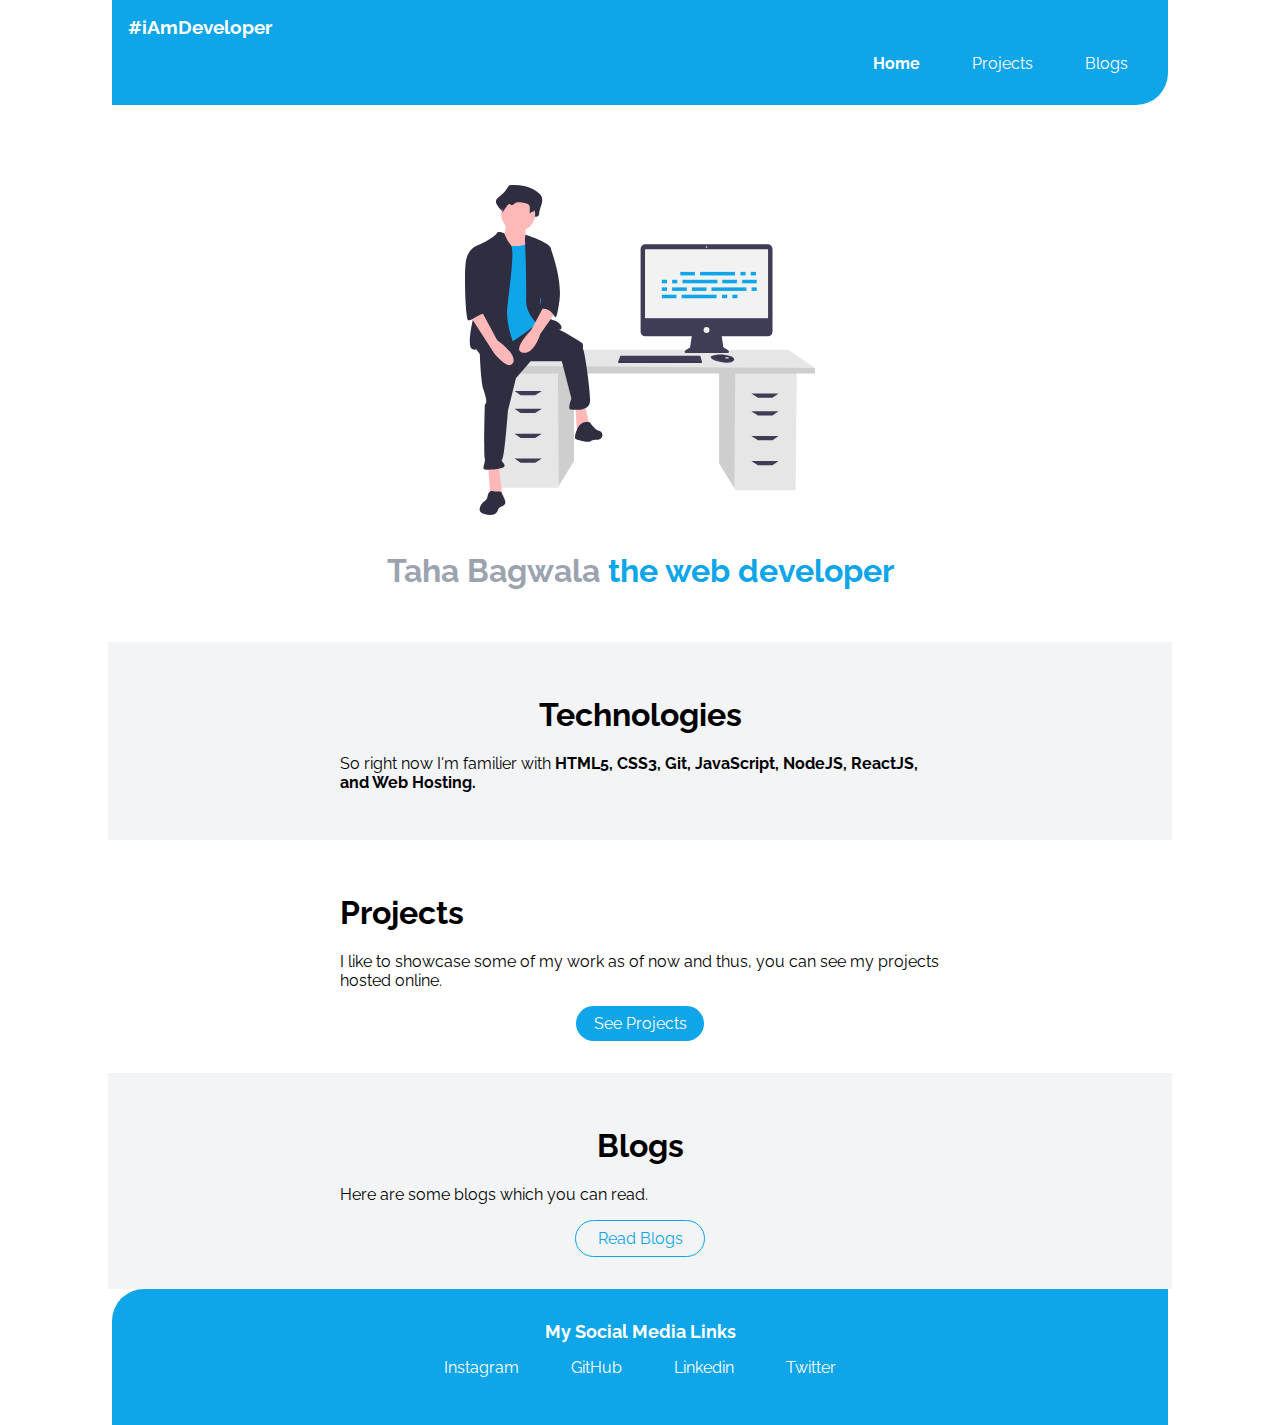
<file: index.html>
<!DOCTYPE html>
<html lang="en">

<head>
    <meta charset="UTF-8">
    <meta http-equiv="X-UA-Compatible" content="IE=edge">
    <meta name="viewport" content="width=device-width, initial-scale=1.0">
    <meta name="author" content="Taha Bagwala">
    <meta name="description" content="My portfolio">
    <meta name="keywords" content="HTML, CSS, JavaScript">
    <title>Home | Taha Bagwala</title>
    <link rel="stylesheet" href="styles.css">
    <link rel="icon" type="image/x-icon" href="/images/favicon.jpg">
</head>

<body>
    <nav class="navigation container">
        <div class="nav-brand">#iAmDeveloper</div>
        <ul class="list-non-bullet nav-pills">
            <li class="list-item-inline">
                <a class="link link-active" href="/">Home</a>
            </li>
            <li class="list-item-inline">
                <a class="link" href="/projects.html">Projects</a>
            </li>
            <li class="list-item-inline"> 
                <a class="link" href="/blogs.html">Blogs</a>
            </li>
        </ul>
    </nav>

    <header class="hero">
        <img class="hero-image" src="images/hero-image2.svg" />
        <h1 class="hero-heading">Taha Bagwala <span class="header-inverted">the web developer</span></h1>
    </header>

    <section class="section ow">
        <div class="container container-center">
            <h1>Technologies</h1>
            <p>So right now I'm familier with <strong>HTML5, CSS3, Git, JavaScript, NodeJS, ReactJS, and Web Hosting.</strong></p>
        </div>
    </section>

    <section class="section-h1">
        <div class="container container-center">
            <h1>Projects</h1>
            <p>I like to showcase some of my work as of now and thus, you can see my projects hosted online.</p>
            <a href="/projects.html" class="link link-primary link-center">See Projects</a>
        </div>
    </section>

    <section class="section ow">
        <div class="container container-center">
            <h1>Blogs</h1>
            <p>Here are some blogs which you can read.</p>
            <a href="/blogs.html" class="link link-secondary link-center">Read Blogs</a>
        </div>
    </section>

    <footer class="footer">
        <div class="footer-header">My Social Media Links</div>
        <ul class="list-non-bullet">
            <li class="list-item-inline">
                <a class="link" href="https://www.instagram.com/_tahabagwala" target=”_blank”>
                    Instagram
                </a>
            </li>
            <li class="list-item-inline">
                <a class="link" href="https://github.com/TahaBagwala" target=”_blank”>
                    GitHub
                </a>
            </li>
            <li class="list-item-inline">
                <a class="link" href="https://www.linkedin.com/in/taha-bagwala" target=”_blank”>
                    Linkedin
                </a>
            </li>
            <li class="list-item-inline">
                <a class="link" href="https://twitter.com/bag_taha" target=”_blank”>
                    Twitter
                </a>
            </li>
        </ul>
    </footer>

</body>

</html>
</file>
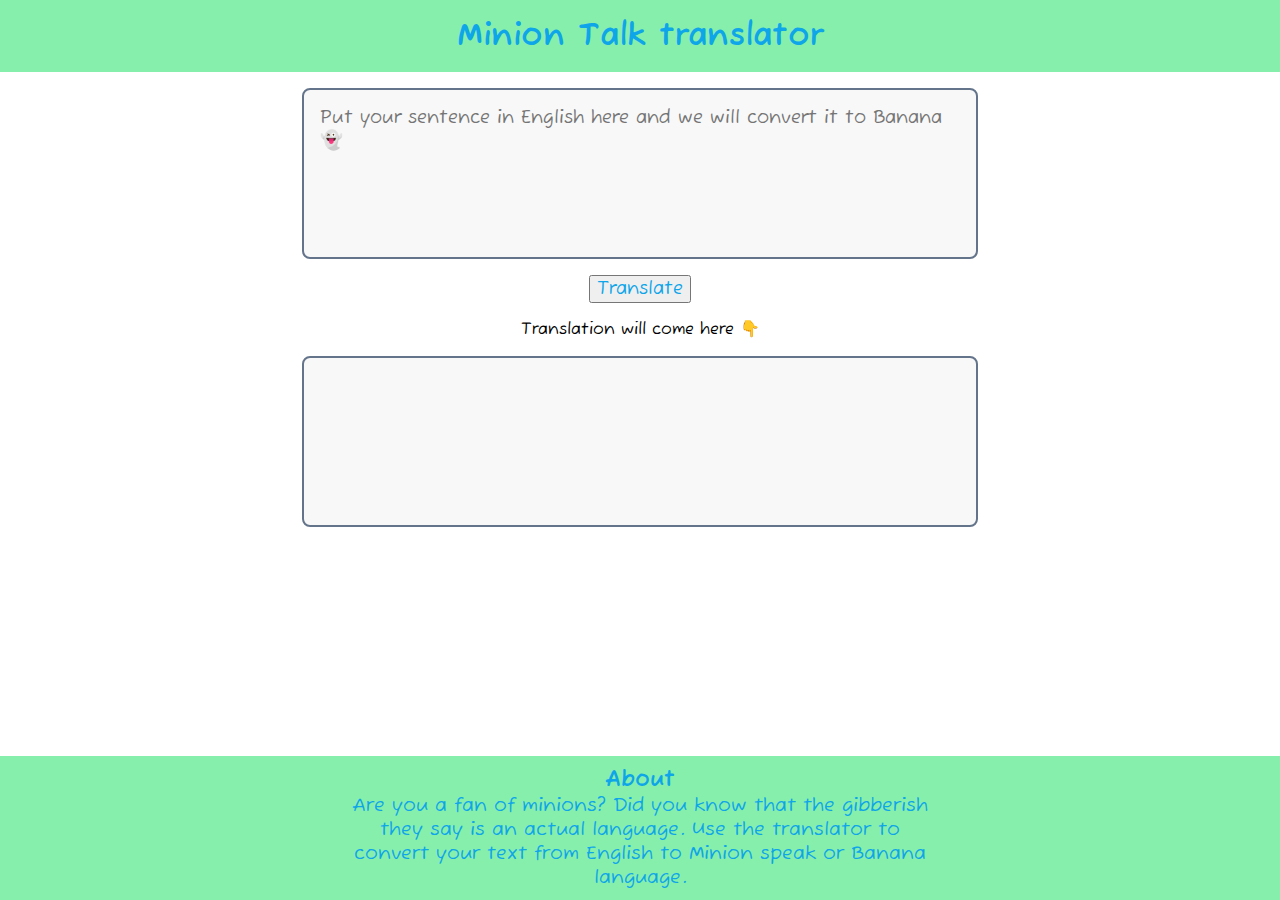
<file: banana-speak/index.html>
<!DOCTYPE html>
<html lang="en">
<head>
    <meta charset="UTF-8">
    <meta http-equiv="X-UA-Compatible" content="IE=edge">
    <meta name="viewport" content="width=device-width, initial-scale=1.0">
    <title>Banana Speak</title>
    <link rel="stylesheet" href="styles.css" />
</head>
<body>
    <nav class="font">Minion Talk translator</nav>
    <div class="centerElement">
        <textarea id="txt-input" class="font" 
            placeholder="Put your sentence in English here and we will convert it to Banana 👻"></textarea>
    </div>
    <div class="btn centerElement"><button id="btn-translate" class="button font">Translate</button></div>
    <p class="centerElement font">Translation will come here 👇</p>
    <div class="centerElement font"><div id="translate-output"></div></div>
    <footer class="font">
        <div>About</div>
        <p>Are you a fan of minions? Did you know that the gibberish they say is an actual language. Use the translator to convert your text from English to Minion speak or Banana language.</p>
    </footer>
    <script src="app.js" type="text/javascript"></script>
</body>
</html>
</file>
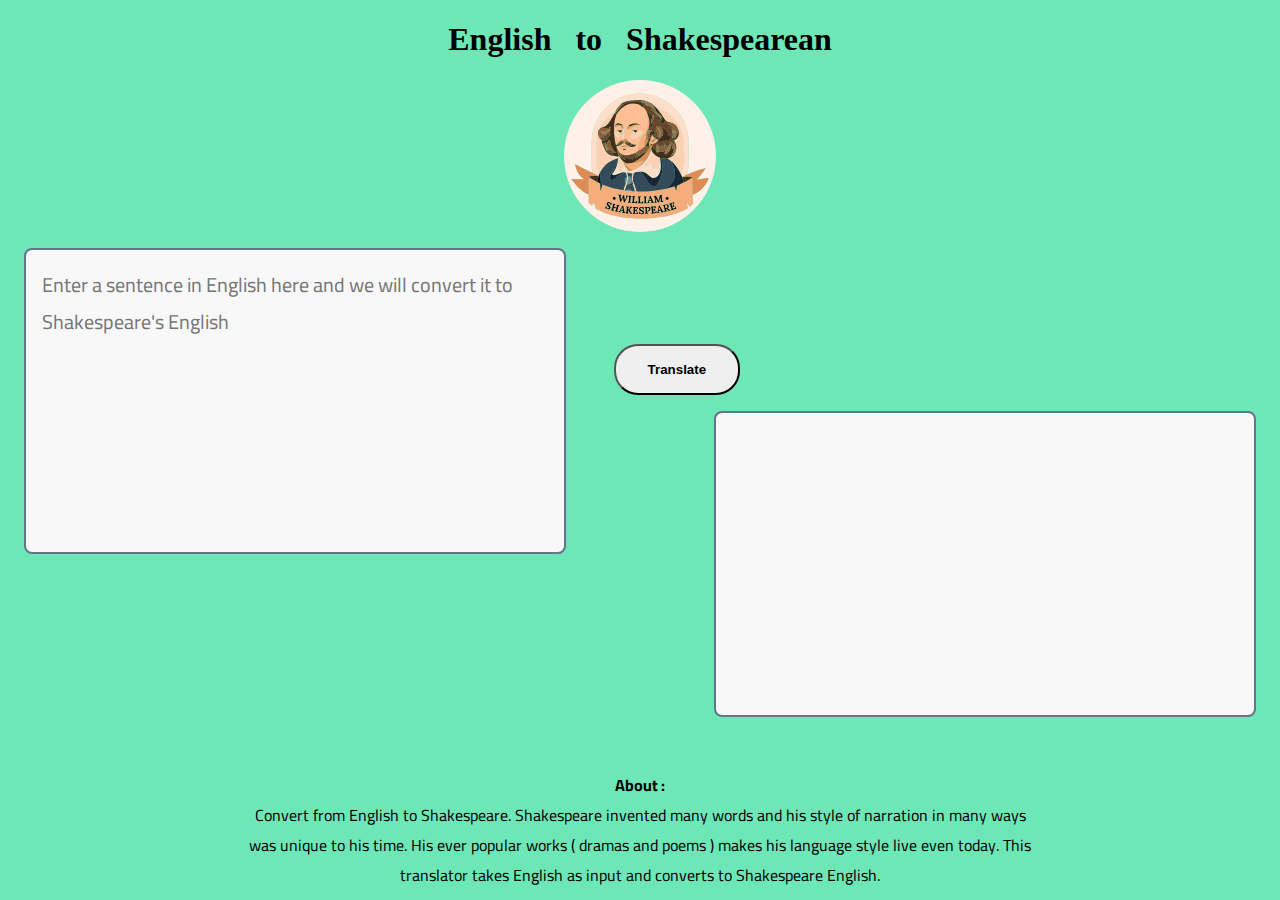
<file: shakespeare-translator/index.html>
<!DOCTYPE html>
<html lang="en">
<head>
    <meta charset="UTF-8">
    <meta http-equiv="X-UA-Compatible" content="IE=edge">
    <meta name="viewport" content="width=device-width, initial-scale=1.0">
    <title>Shakespeare Speaks</title>
    <link rel="stylesheet" href="styles.css" />
</head>
<body>
    <h1 class="center">English &nbsp to &nbsp Shakespearean</h1>
    <img src="images/williamShakespeare.svg">
    <textarea id="input" placeholder="Enter a sentence in English here and we will convert it to Shakespeare's English"></textarea>
    <button id="translate-btn">Translate</button>
    <div id="output"></div>
    <script src="app.js" type="text/javascript"></script>
    <footer>
        <div><strong>About :</strong></div>
        <p>Convert from English to Shakespeare. Shakespeare invented many words and his style of narration in many ways was unique to his time. His ever popular works ( dramas and poems ) makes his language style live even today. This translator takes English as input and converts to Shakespeare English.</p>
    </footer>
</body>
</html>
</file>
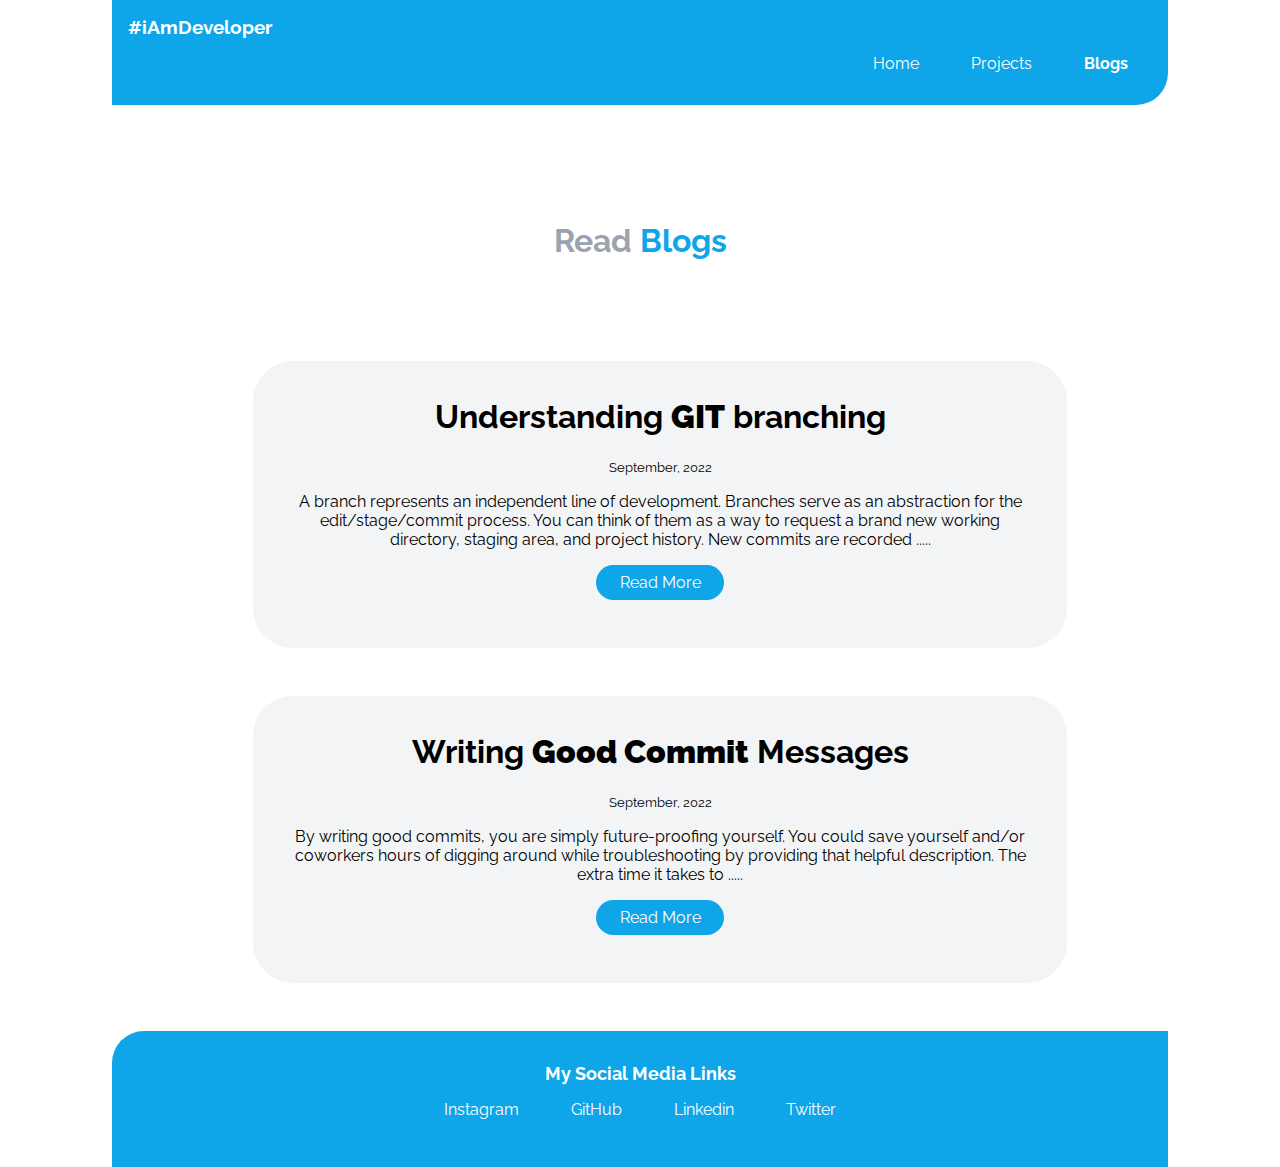
<file: blogs.html>
<!DOCTYPE html>
<html lang="en">

<head>
    <meta charset="UTF-8">
    <meta http-equiv="X-UA-Compatible" content="IE=edge">
    <meta name="viewport" content="width=device-width, initial-scale=1.0">
    <title>Blogs | Taha Bagwala</title>
    <link rel="stylesheet" href="styles.css">
    <link rel="icon" type="image/x-icon" href="/images/favicon.jpg">
</head>

<body>
    <nav class="navigation container">
        <div class="nav-brand">#iAmDeveloper</div>
        <ul class="list-non-bullet nav-pills">
            <li class="list-item-inline">
                <a class="link" href="/">Home</a>
            </li>
            <li class="list-item-inline">
                <a class="link" href="/projects.html">Projects</a>
            </li>
            <li class="list-item-inline">
                <a class="link link-active" href="/blogs.html">Blogs</a>
            </li>
        </ul>
    </nav>

    <header class="hero">
        <h1 class="hero-heading">Read <span class="header-inverted">Blogs</span></h1>
    </header>

    <ul class="list-non-bullet">
        <li class="container container-center ow showcase-block">
            <h1>Understanding <strong>GIT</strong> branching</h1>
            <small>September, 2022</small>
            <p>A branch represents an independent line of development. Branches serve as an abstraction for the edit/stage/commit process. You can think of them as a way to request a brand new working directory, staging area, and project history. New commits are recorded ..... </p>
            <a href="/understanding-git-branching.html" class="link link-primary link-center">Read More</a>
        </li>
        <li class="container container-center ow showcase-block">
            <h1>Writing <strong>Good Commit</strong> Messages</h1>
            <small>September, 2022</small>
            <p>By writing good commits, you are simply future-proofing yourself. You could save yourself and/or coworkers hours of digging around while troubleshooting by providing that helpful description. The extra time it takes to .....</p>
            <a href="/writing-good-commit-messages.html" class="link link-primary link-center">Read More</a>
        </li>
    </ul>


    <footer class="footer">
        <div class="footer-header">My Social Media Links</div>
        <ul class="list-non-bullet">
            <li class="list-item-inline">
                <a class="link" href="https://www.instagram.com/_tahabagwala" target=”_blank”>
                    Instagram
                </a>
            </li>
            <li class="list-item-inline">
                <a class="link" href="https://github.com/TahaBagwala" target=”_blank”>
                    GitHub
                </a>
            </li>
            <li class="list-item-inline">
                <a class="link" href="https://www.linkedin.com/in/taha-bagwala" target=”_blank”>
                    Linkedin
                </a>
            </li>
            <li class="list-item-inline">
                <a class="link" href="https://twitter.com/bag_taha" target=”_blank”>
                    Twitter
                </a>
            </li>
        </ul>
    </footer>
</body>

</html>
</file>
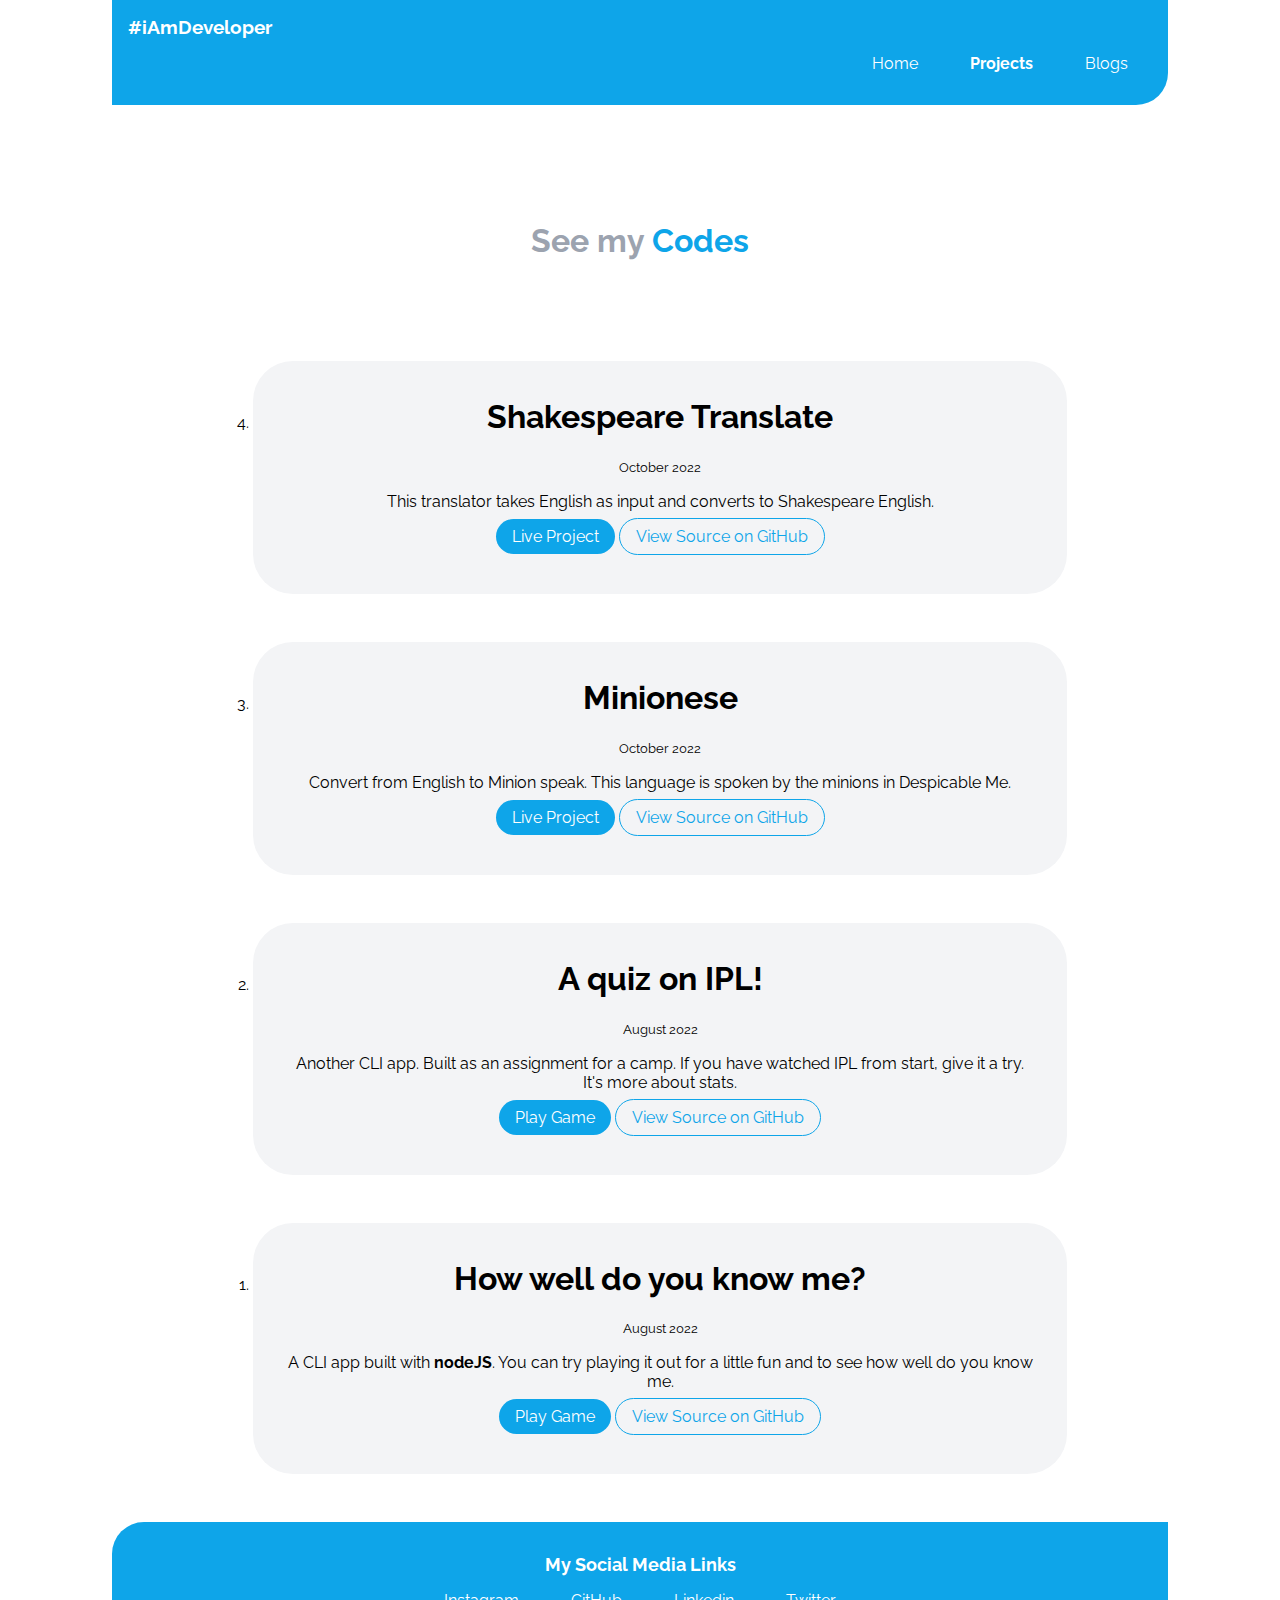
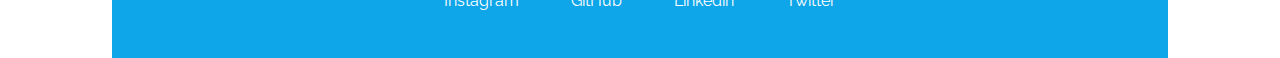
<file: projects.html>
<!DOCTYPE html>
<html lang="en">

<head>
    <meta charset="UTF-8">
    <meta http-equiv="X-UA-Compatible" content="IE=edge">
    <meta name="viewport" content="width=device-width, initial-scale=1.0">
    <title>Projects | Taha Bagwala</title>
    <link rel="stylesheet" href="styles.css">
    <link rel="icon" type="image/x-icon" href="/images/favicon.jpg">
</head>

<body>
    <nav class="navigation container">
        <div class="nav-brand">#iAmDeveloper</div>
        <ul class="list-non-bullet nav-pills">
            <li class="list-item-inline">
                <a class="link" href="/">Home</a>
            </li>
            <li class="list-item-inline">
                <a class="link link-active" href="/projects.html">Projects</a>
            </li>
            <li class="list-item-inline">
                <a class="link" href="/blogs.html">Blogs</a>
            </li>
        </ul>
    </nav>

    <header class="hero">
        <h1 class="hero-heading">See my <span class="header-inverted">Codes</span></h1>
    </header>

    <ol reversed>
        <li class="container container-center ow showcase-block">
            <h1>Shakespeare Translate</h1>
            <small>October 2022</small>
            <p>This translator takes English as input and converts to Shakespeare English.</p>

            <div class="link-project-center">
                <a class="link link-primary" href="/shakespeare-translator/index.html">Live Project</a>
                <a class="link link-secondary" href="https://github.com/TahaBagwala/shakespeare-translator" target=”_blank”>View Source on GitHub</a>
            </div>
        </li>
        <li class="container container-center ow showcase-block">
            <h1>Minionese</h1>
            <small>October 2022</small>
            <p>Convert from English to Minion speak. This language is spoken by the minions in Despicable Me.</p>

            <div class="link-project-center">
                <a class="link link-primary" href="/banana-speak/index.html">Live Project</a>
                <a class="link link-secondary" href="https://github.com/TahaBagwala/banana-speak" target=”_blank”>View
                    Source on GitHub</a>
            </div>
        </li>
        <li class="container container-center ow showcase-block">
            <h1>A quiz on IPL!</h1>
            <small>August 2022</small>
            <p>Another CLI app. Built as an assignment for a camp. If you have watched IPL from start, give it a try.
                It's more about stats.</p>

            <div class="link-project-center">
                <a class="link link-primary" href="https://replit.com/@TahaBag/markTwo?embed=1&output=1"
                    target=”_blank”>Play Game</a>
                <a class="link link-secondary" href="https://github.com/TahaBagwala/quiz-on-IPL" target=”_blank”>View Source on GitHub</a>
            </div>
        </li>
        <li class="container container-center ow showcase-block">
            <h1>How well do you know me?</h1>
            <small>August 2022</small>
            <p>A CLI app built with <strong>nodeJS</strong>. You can try playing it out for a little fun and to see how
                well do you know me.</p>

            <div class="link-project-center">
                <a class="link link-primary" href="https://replit.com/@TahaBag/markOne?embed=1&output=1"
                    target=”_blank”>Play Game</a>
                <a class="link link-secondary" href="https://github.com/TahaBagwala/quiz-about-me" target=”_blank”>View Source on GitHub</a>
            </div>
        </li>
    </ol>

    <footer class="footer">
        <div class="footer-header">My Social Media Links</div>
        <ul class="list-non-bullet">
            <li class="list-item-inline">
                <a class="link" href="https://www.instagram.com/_tahabagwala" target=”_blank”>
                    Instagram
                </a>
            </li>
            <li class="list-item-inline">
                <a class="link" href="https://github.com/TahaBagwala" target=”_blank”>
                    GitHub
                </a>
            </li>
            <li class="list-item-inline">
                <a class="link" href="https://www.linkedin.com/in/taha-bagwala" target=”_blank”>
                    Linkedin
                </a>
            </li>
            <li class="list-item-inline">
                <a class="link" href="https://twitter.com/bag_taha" target=”_blank”>
                    Twitter
                </a>
            </li>
        </ul>
    </footer>
</body>

</html>
</file>
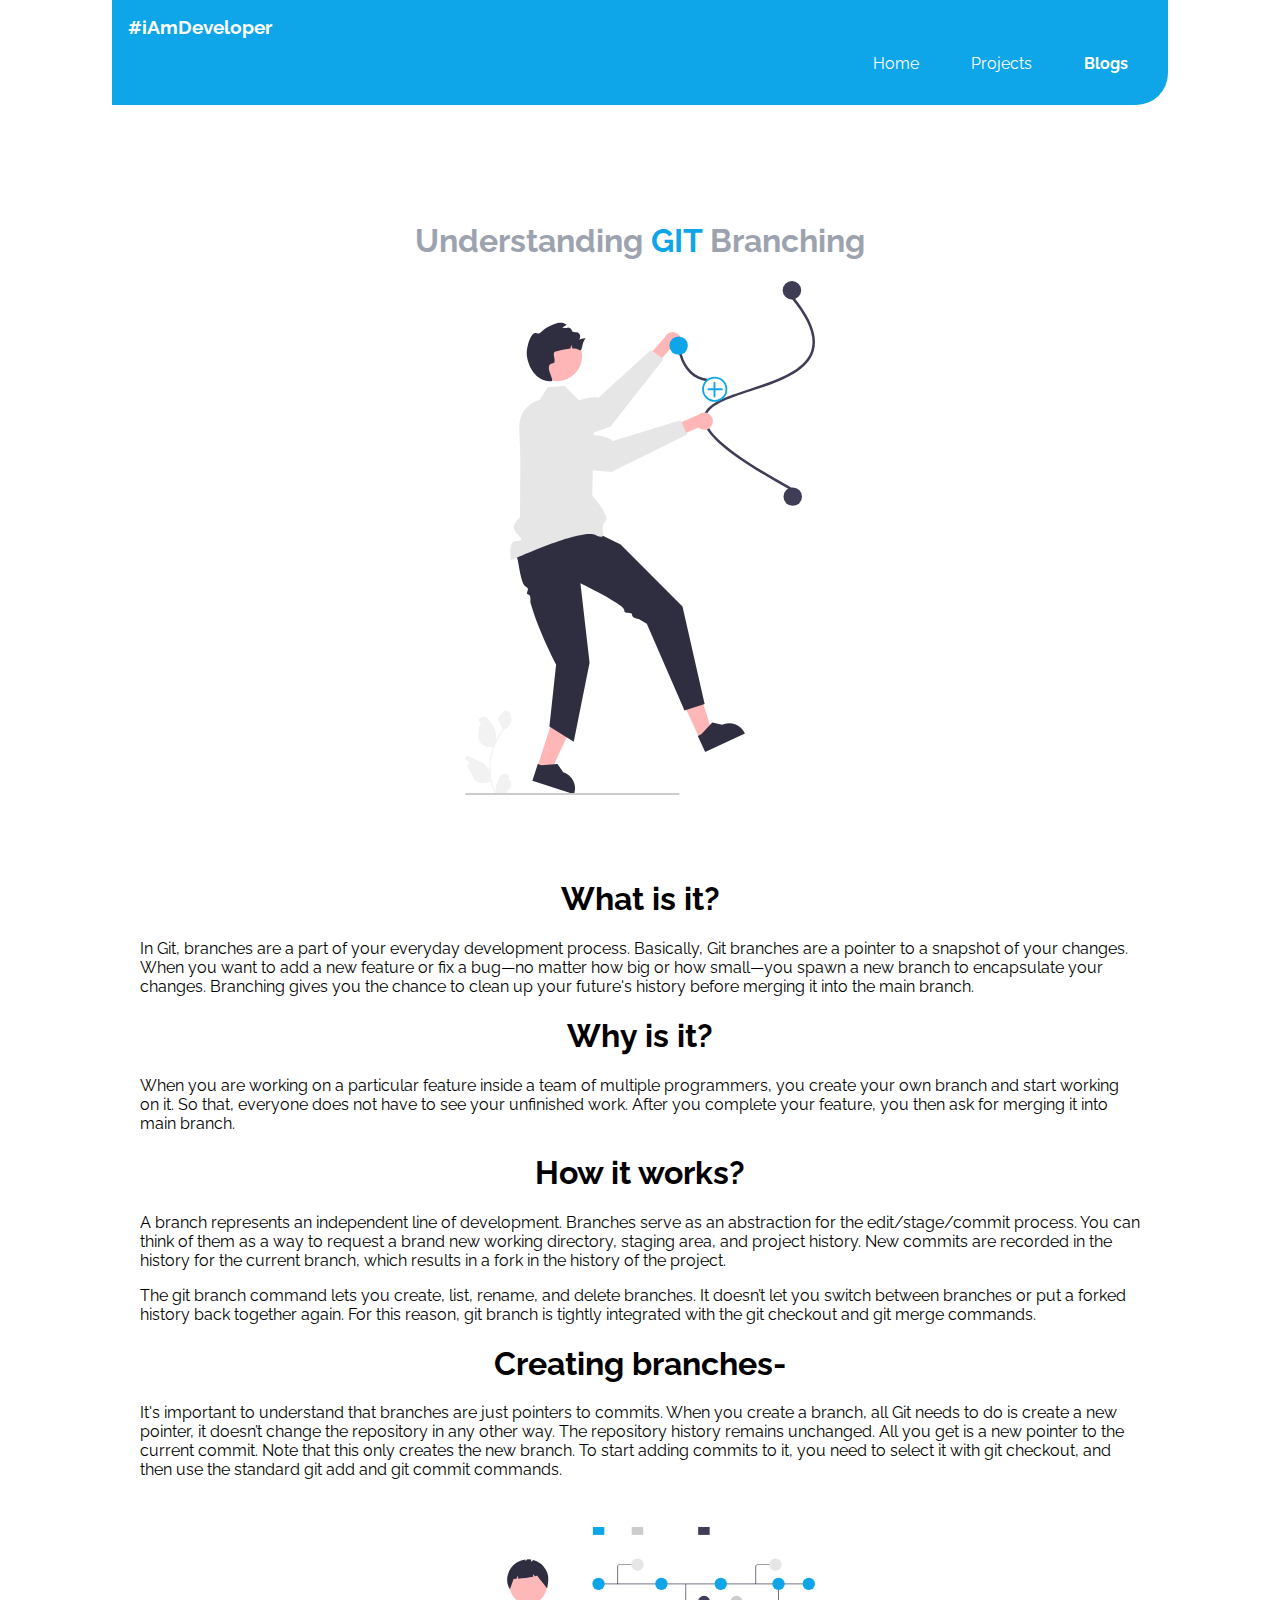
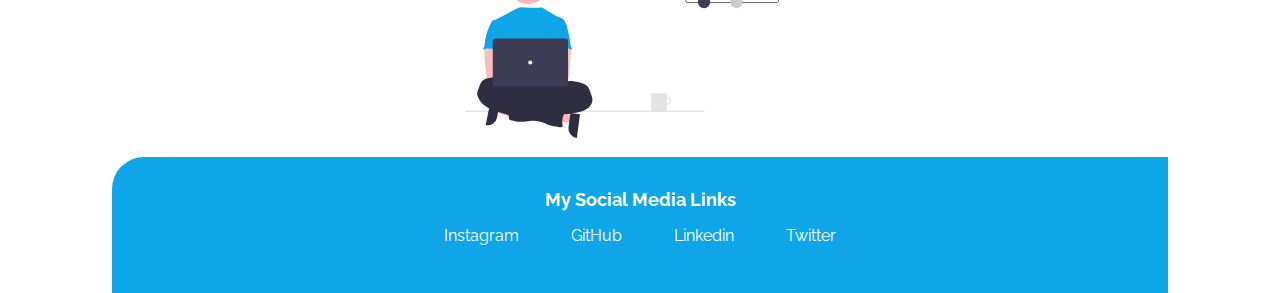
<file: understanding-git-branching.html>
<!DOCTYPE html>
<html lang="en">
<head>
    <meta charset="UTF-8">
    <meta http-equiv="X-UA-Compatible" content="IE=edge">
    <meta name="viewport" content="width=device-width, initial-scale=1.0">
    <title>Blogs | Taha Bagwala</title>
    <link rel="stylesheet" href="styles.css">
    <link rel="icon" type="image/x-icon" href="/images/favicon.jpg">
</head>
<body>
    <nav class="navigation container">
        <div class="nav-brand">#iAmDeveloper</div>
        <ul class="list-non-bullet nav-pills">
            <li class="list-item-inline">
                <a class="link" href="/">Home</a>
            </li>
            <li class="list-item-inline">
                <a class="link" href="/projects.html">Projects</a>
            </li>
            <li class="list-item-inline">
                <a class="link link-active" href="/blogs.html">Blogs</a>
            </li>
        </ul>
    </nav>

    <header class="hero">
        <h1 class="hero-heading">Understanding <span class="header-inverted">GIT</span> Branching</h1>
        <img class="hero-image" src="images/blog-git1.svg"/>
    </header>

    <section class="section">
        <h1>What is it?</h1>
        <p>In Git, branches are a part of your everyday development process. Basically, Git branches are a pointer to a snapshot of your changes. When you want to add a new feature or fix a bug—no matter how big or how small—you spawn a new branch to encapsulate your changes. Branching gives you the chance to clean up your future's history before merging it into the main branch.</p>

        <h1>Why is it?</h1>
        <p>When you are working on a particular feature inside a team of multiple programmers, you create your own branch and start working on it. So that, everyone does not have to see your unfinished work. After you complete your feature, you then ask for merging it into main branch.</p>

        <h1>How it works?</h1>
        <p>A branch represents an independent line of development. Branches serve as an abstraction for the edit/stage/commit process. You can think of them as a way to request a brand new working directory, staging area, and project history. New commits are recorded in the history for the current branch, which results in a fork in the history of the project.</p>
        <p>The git branch command lets you create, list, rename, and delete branches. It doesn’t let you switch between branches or put a forked history back together again. For this reason, git branch is tightly integrated with the git checkout and git merge commands.</p>

        <h1>Creating branches-</h1>
        <p>It's important to understand that branches are just pointers to commits. When you create a branch, all Git needs to do is create a new pointer, it doesn’t change the repository in any other way. The repository history remains unchanged. All you get is a new pointer to the current commit. Note that this only creates the new branch. To start adding commits to it, you need to select it with git checkout, and then use the standard git add and git commit commands.</p>
    </section>

    <img class="hero-image" src="images/blog-git2.svg"/>
    <br>

    <footer class="footer">
        <div class="footer-header">My Social Media Links</div>
        <ul class="list-non-bullet">
            <li class="list-item-inline">
                <a class="link" href="https://www.instagram.com/_tahabagwala" target=”_blank”>
                    Instagram
                </a>
            </li>
            <li class="list-item-inline">
                <a class="link" href="https://github.com/TahaBagwala" target=”_blank”>
                    GitHub
                </a>
            </li>
            <li class="list-item-inline">
                <a class="link" href="https://www.linkedin.com/in/taha-bagwala" target=”_blank”>
                    Linkedin
                </a>
            </li>
            <li class="list-item-inline">
                <a class="link" href="https://twitter.com/bag_taha" target=”_blank”>
                    Twitter
                </a>
            </li>
        </ul>
    </footer>
</body>
</html>
</file>
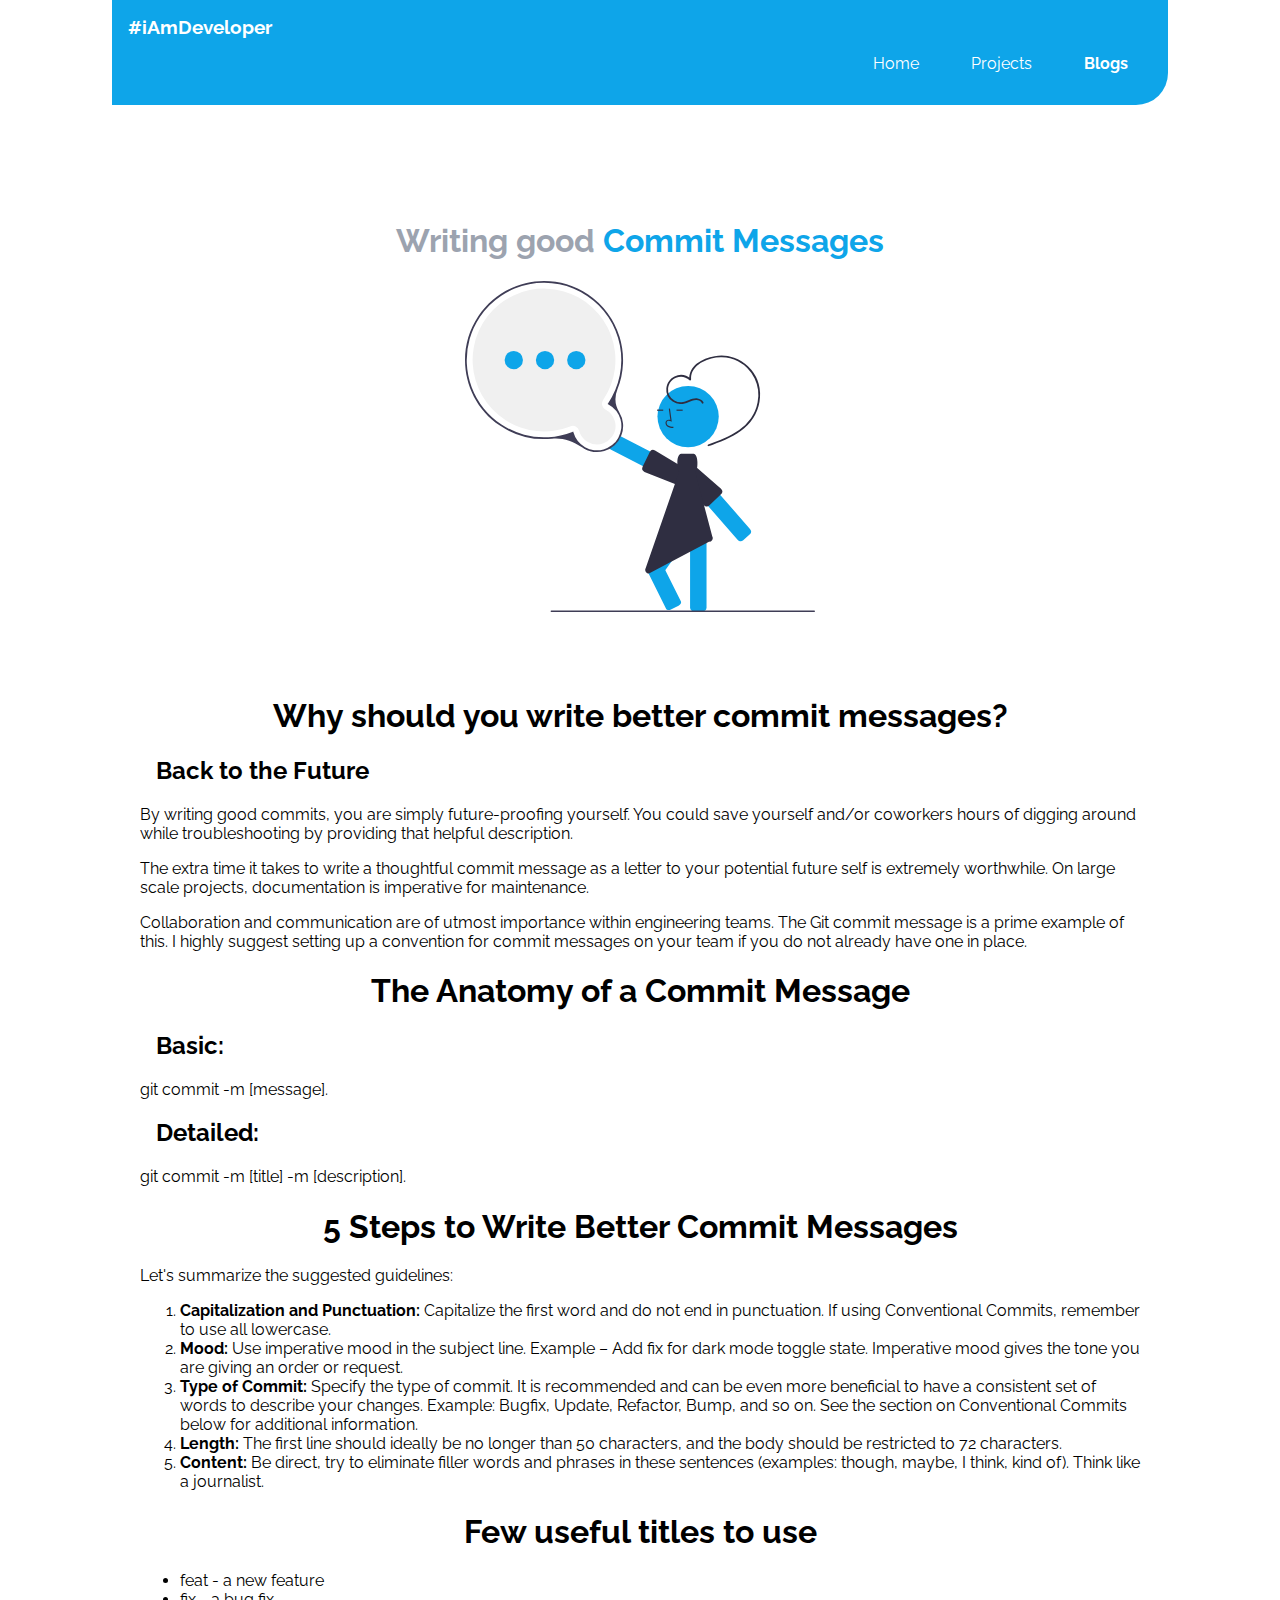
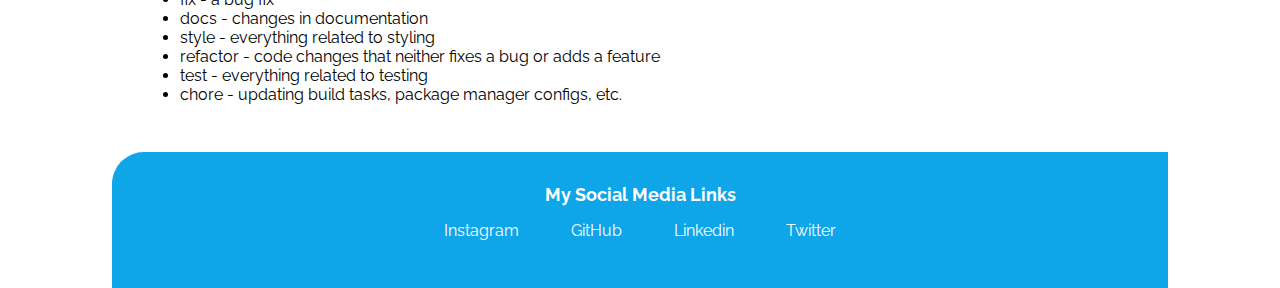
<file: writing-good-commit-messages.html>
<!DOCTYPE html>
<html lang="en">
<head>
    <meta charset="UTF-8">
    <meta http-equiv="X-UA-Compatible" content="IE=edge">
    <meta name="viewport" content="width=device-width, initial-scale=1.0">
    <title>Blogs | Taha Bagwala</title>
    <link rel="stylesheet" href="styles.css">
    <link rel="icon" type="image/x-icon" href="/images/favicon.jpg">
</head>
<body>
    <nav class="navigation container">
        <div class="nav-brand">#iAmDeveloper</div>
        <ul class="list-non-bullet nav-pills">
            <li class="list-item-inline">
                <a class="link" href="/">Home</a>
            </li>
            <li class="list-item-inline">
                <a class="link" href="/projects.html">Projects</a>
            </li>
            <li class="list-item-inline">
                <a class="link link-active" href="/blogs.html">Blogs</a>
            </li>
        </ul>
    </nav>

    <header class="hero">
        <h1 class="hero-heading">Writing good <span class="header-inverted">Commit Messages</span></h1>
        <img class="hero-image" src="images/blog-commit-message.svg"/>
    </header>

    <section class="section">
        <h1>Why should you write better commit messages?</h1>
        <h2>Back to the Future</h2>
        <p>By writing good commits, you are simply future-proofing yourself. You could save yourself and/or coworkers hours of digging around while troubleshooting by providing that helpful description.</p>
        <p>The extra time it takes to write a thoughtful commit message as a letter to your potential future self is extremely worthwhile. On large scale projects, documentation is imperative for maintenance.</p>
        <p>Collaboration and communication are of utmost importance within engineering teams. The Git commit message is a prime example of this. I highly suggest setting up a convention for commit messages on your team if you do not already have one in place.</p>
        
        <h1>The Anatomy of a Commit Message</h1>
        <h2>Basic:</h2>
        <p>git commit -m [message].</p>
        <h2>Detailed:</h2>
        <p>git commit -m [title] -m [description].</p>

        <h1>5 Steps to Write Better Commit Messages</h1>
        <p>Let's summarize the suggested guidelines:</p>
        <ol>
            <li>
                <strong>Capitalization and Punctuation:</strong> Capitalize the first word and do not end in punctuation. If using Conventional Commits, remember to use all lowercase.
            </li>
            <li>
                <strong>Mood:</strong> Use imperative mood in the subject line. Example – Add fix for dark mode toggle state. Imperative mood gives the tone you are giving an order or request.
            </li>
            <li>
                <strong>Type of Commit:</strong> Specify the type of commit. It is recommended and can be even more beneficial to have a consistent set of words to describe your changes. Example: Bugfix, Update, Refactor, Bump, and so on. See the section on Conventional Commits below for additional information.
            </li>
            <li>
                <strong>Length:</strong> The first line should ideally be no longer than 50 characters, and the body should be restricted to 72 characters.
            </li>
            <li>
                <strong>Content:</strong> Be direct, try to eliminate filler words and phrases in these sentences (examples: though, maybe, I think, kind of). Think like a journalist.
            </li>
        </ol>

        <h1>Few useful titles to use</h1>
        <ul>
            <li>
                feat - a new feature
            </li>
            <li>
                fix - a bug fix
            </li>
            <li>
                docs - changes in documentation
            </li>
            <li>
                style - everything related to styling
            </li>
            <li>
                refactor - code changes that neither fixes a bug or adds a feature
            </li>
            <li>
                test - everything related to testing
            </li>
            <li>
                chore - updating build tasks, package manager configs, etc.
            </li>
        </ul>
    </section>
    
    <footer class="footer">
        <div class="footer-header">My Social Media Links</div>
        <ul class="list-non-bullet">
            <li class="list-item-inline">
                <a class="link" href="https://www.instagram.com/_tahabagwala" target=”_blank”>
                    Instagram
                </a>
            </li>
            <li class="list-item-inline">
                <a class="link" href="https://github.com/TahaBagwala" target=”_blank”>
                    GitHub
                </a>
            </li>
            <li class="list-item-inline">
                <a class="link" href="https://www.linkedin.com/in/taha-bagwala" target=”_blank”>
                    Linkedin
                </a>
            </li>
            <li class="list-item-inline">
                <a class="link" href="https://twitter.com/bag_taha" target=”_blank”>
                    Twitter
                </a>
            </li>
        </ul>
    </footer>
</body>
</html>
</file>
<file: styles.css>
@import url('https://fonts.googleapis.com/css2?family=Raleway:wght@500;700;800&display=swap');

:root{
    --primary-color: #0ea5e9;
    --dark-gray: #9ca3af;
    --off-white: #f3f4f6;
    --purple: #581c87;
    --light-green: #86efac;
}

body {
    font-family: 'Raleway', sans-serif;
    margin: 0px;
}

hr {
    margin: 2rem 0rem;
}

.container {
    padding: 0rem 1rem;
}

.container-center {
    max-width: 600px;
    margin: auto;
}

.link {
    text-decoration: none;
    padding: 0.5rem 1rem;
}

.link-primary {
    background-color: var(--primary-color);
    border-radius: 2rem;
    color: white;
}
.link-primary:hover{
    background-color: var(--purple);
}

.link-center {
    display: block;
    text-align: center;
    max-width: 6rem;
    margin: auto;
}

.link-project-center{
    text-align: center;
}

.link-secondary {
    color: var(--primary-color);
    border-radius: 2rem;
    border: 1px solid var(--primary-color);
}
.link-secondary:hover{
    background-color: var(--light-green);
}

.list-non-bullet {
    list-style: none;
}

.list-item-inline {
    display: inline;
    padding: 0rem 0.5rem;

}

.showcase-block {
    padding: 1rem 2rem 3rem;
    border-radius: 2.5rem;
    text-align: center;
    margin: 3rem auto;
    max-width: 750px;
}

.showcase-blog {
    padding-bottom: 6rem;
}

.navigation {
    background-color: var(--primary-color);
    color: white;
    padding: 1rem;
    border-bottom-right-radius: 2rem;
    margin: 0rem 7rem;
}

.navigation .link {
    color: white;
}

.nav-brand {
    font-weight: bold;
    font-size: 1.2rem;
}

.nav-pills {
    text-align: right;
}

.navigation .link-active {
    font-weight: bold;
}

.hero {
    padding: 2rem;
    padding-top: 5rem;
}

.hero-image {
    max-width: 350px;
    display: block;
    margin: auto;
}

.hero-heading {
    padding-top: 1rem;
    color: var(--dark-gray);
    text-align: center;
}

.header-inverted {
    color: var(--primary-color);
}

section {
    padding: 2rem;
    max-width: 1000px;
    margin: auto;
}

.section h1 {
    text-align: center;
}

.section h2 {
    padding: 0rem 1rem;
}

.ow {
    background-color: var(--off-white);
}

.footer {
    background-color: var(--primary-color);
    padding: 2rem 1rem;
    text-align: center;
    color: white;
    border-top-left-radius: 2rem;
    margin: 0rem 7rem;
}

.footer .link {
    color: white;
}

.footer ul {
    padding-inline-start: 0px;
}

.footer .footer-header {
    font-weight: bold;
    font-size: large;
}

@media (max-width: 900px) {
    body {
      max-width: 95%;
      width: 100%;
    }
  
    .list-item-inline {
      display: inline;
      padding: 0rem;
    }
  
    .container-center {
      width: auto;
    }
  
    .link-primary {
      display: block;
    }
  }
</file>
<file: banana-speak/styles.css>
@import url('https://fonts.googleapis.com/css2?family=Fuzzy+Bubbles&display=swap');

body{
    margin: 0;
    padding: 0;
}

.font {
    font-family: 'Fuzzy Bubbles', cursive;
}

nav {
    background-color: #86efac;
    text-align: center;
    padding: 1rem;
    font-size: 2rem ;
    color: #0ea5e9;
    font-weight: bolder;
}

textarea {
    width: 50%;
    height: 15vh;
    margin: 1rem;
    padding: 1rem;
    border-radius: 0.5rem;
    resize: none;
    border-width: 0.15rem;
    font-size: 1.15rem;
    background-color: #f8f8f8;
    border-color: #64748b;
}

.centerElement {
    display: flex;
    justify-content: center;
}

.button {
    font-size: 18px;
    color: #0ea5e9;
}

.btn :hover {
    background-color: #86efac;
    cursor: pointer;
    font-size: 120%;
}

#translate-output{
    border: 1px solid #64748b;
    width: 50%;
    height: 15vh;
    margin: 0rem 1rem;
    padding: 1rem;
    border-radius: 0.5rem;
    border-width: 0.15rem;
    font-size: 1.15rem;
    background-color: #f8f8f8;
}

footer{
    position: absolute;
    bottom: 0;
    left: 0;
    right: 0;
    height:auto;
    background:#86efac;
    color: #0ea5e9;
    text-align: center;
}

footer div{
    padding-top: 10px;
    font-weight: bolder;
    font-size: 1.4rem;
}
footer p{
    max-width: 600px;
    margin: auto;
    font-size: 1.2rem;
    padding-bottom: 10px;
}
</file>
<file: shakespeare-translator/styles.css>
@import url('https://fonts.googleapis.com/css2?family=Cairo&family=Homemade+Apple&family=IM+Fell+DW+Pica+SC&display=swap');

body{
    background-color: #6ee7b7;
    font-family: 'Cairo', sans-serif;
}

h1 {
    font-family: 'Homemade Apple', cursive;
    text-align: center;
}

img {
    display: block;
    margin: auto;
    width: 12% ;
    border-radius: 6rem;

}

textarea {
    width: 40%;
    height: 30vh;
    margin: 1rem;
    padding: 1rem;
    border-radius: 0.5rem;
    resize: none;
    border-width: 0.15rem;
    font-size: 1.25rem;
    background-color: #f8f8f8;
    border-color: #64748b;
    float: left;
    font-family: 'Cairo', sans-serif;
}

#translate-btn{
    padding: 1rem 2rem;
    margin: 7rem 1rem 0rem 2rem;
    border-radius: 1.5rem;
    font-weight: bold;
}

#translate-btn:hover{
    background-color: #0ea5e9;
    cursor: pointer;
}

#output {
    font-family: 'IM Fell DW Pica SC', serif;
    border: 1px solid #64748b;
    width: 40%;
    height: 30vh;
    margin: 1rem;
    padding: 1rem;
    border-radius: 0.5rem;
    border-width: 0.15rem;
    font-size: 1.5rem;
    background-color: #f8f8f8;
    float: right;
}

footer{
    position: absolute;
    bottom: 0;
    left: 0;
    right: 0;
    height:auto;
    text-align: center;
}

footer p {
    max-width: 800px;
    margin: auto;
    padding-bottom: 10px;
    
}
</file>
